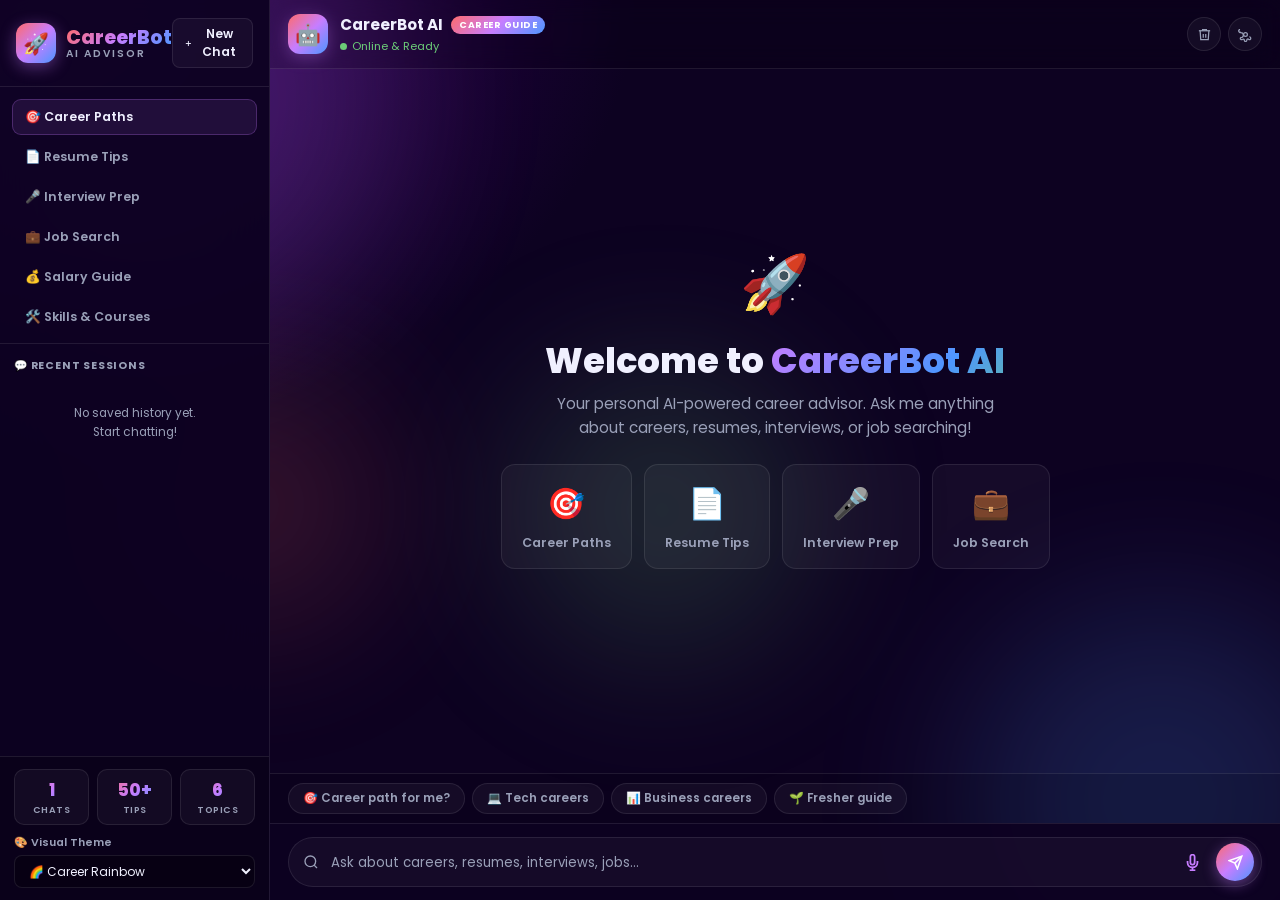
<file: careerbot.html>
<!DOCTYPE html>
<html lang="en">
<head>
  <meta charset="UTF-8">
  <meta name="viewport" content="width=device-width, initial-scale=1.0">
  <title>CareerBot AI — Your Intelligent Career Guide</title>
  <meta name="description" content="AI-powered career guidance chatbot. Get career suggestions, resume tips, interview prep, and job search advice instantly.">
  <link rel="preconnect" href="https://fonts.googleapis.com">
  <link href="https://fonts.googleapis.com/css2?family=Poppins:wght@300;400;500;600;700;800&family=Inter:wght@400;500;600;700&family=Fira+Code:wght@400;500&display=swap" rel="stylesheet">
  <style>
    :root {
      --bg-primary: #0d0221;
      --bg-sidebar: rgba(13,2,33,0.95);
      --bg-panel: rgba(255,255,255,0.04);
      --bg-panel-hover: rgba(255,255,255,0.09);
      --border-color: rgba(255,255,255,0.09);
      --text-main: #f0f0ff;
      --text-muted: #9aa0b8;
      --accent-1: #ff6b6b;
      --accent-2: #ffd93d;
      --accent-3: #6bcb77;
      --accent-4: #4d96ff;
      --accent-5: #c77dff;
      --accent-6: #ff9a3c;
      --bubble-bot: #1a1035;
      --bubble-user: #5533cc;
      --font-main: 'Poppins', sans-serif;
      --font-mono: 'Fira Code', monospace;
      --radius: 14px;
      --radius-sm: 8px;
      --grad-brand: linear-gradient(135deg,#ff6b6b 0%,#c77dff 50%,#4d96ff 100%);
      --grad-hero: linear-gradient(135deg,#c77dff 0%,#4d96ff 40%,#6bcb77 70%,#ffd93d 100%);
      --grad-1: linear-gradient(135deg,#ff6b6b,#ffd93d);
      --grad-2: linear-gradient(135deg,#4d96ff,#c77dff);
      --grad-3: linear-gradient(135deg,#6bcb77,#4d96ff);
      --grad-4: linear-gradient(135deg,#ff9a3c,#ff6b6b);
    }
    body.theme-ocean {
      --bg-primary:#020e1a; --bg-sidebar:rgba(2,14,26,0.95); --bg-panel:rgba(0,200,255,0.04);
      --bg-panel-hover:rgba(0,200,255,0.08); --border-color:rgba(0,200,255,0.12);
      --text-main:#e0f7ff; --text-muted:#7bb8cc; --accent-5:#00c8ff; --accent-4:#0077ff;
      --bubble-bot:#051828; --bubble-user:#0055cc;
      --grad-brand:linear-gradient(135deg,#00c8ff,#0077ff,#00f5c0);
    }
    body.theme-sunset {
      --bg-primary:#130a00; --bg-sidebar:rgba(19,10,0,0.95); --bg-panel:rgba(255,100,0,0.04);
      --bg-panel-hover:rgba(255,100,0,0.08); --border-color:rgba(255,120,30,0.15);
      --text-main:#fff5e0; --text-muted:#cc9966; --bubble-bot:#221400; --bubble-user:#cc4400;
      --grad-brand:linear-gradient(135deg,#ff6b00,#ffd000,#ff3a8c);
    }
    body.theme-forest {
      --bg-primary:#020f05; --bg-sidebar:rgba(2,15,5,0.95); --bg-panel:rgba(0,200,80,0.04);
      --bg-panel-hover:rgba(0,200,80,0.08); --border-color:rgba(0,200,80,0.12);
      --text-main:#e0ffe8; --text-muted:#70b890; --bubble-bot:#041808; --bubble-user:#005c20;
      --grad-brand:linear-gradient(135deg,#00e676,#40c4ff,#ea80fc);
    }
    *,*::before,*::after{box-sizing:border-box;margin:0;padding:0;}
    html,body{height:100%;width:100%;overflow:hidden;}
    body{font-family:var(--font-main);color:var(--text-main);background:radial-gradient(ellipse at top left,#3a0066 0%,#0d0221 35%),radial-gradient(ellipse at bottom right,#001a4d 0%,#0d0221 35%),radial-gradient(ellipse at center,#001a00 0%,#0d0221 50%);transition:background 0.4s,color 0.3s;}
    ::-webkit-scrollbar{width:5px;} ::-webkit-scrollbar-track{background:transparent;} ::-webkit-scrollbar-thumb{background:rgba(255,255,255,0.12);border-radius:4px;}

    /* BG ORBS */
    .bg-orbs{position:fixed;inset:0;pointer-events:none;overflow:hidden;z-index:0;}
    .orb{position:absolute;border-radius:50%;filter:blur(80px);opacity:0.18;animation:orbFloat 18s ease-in-out infinite;}
    .orb-1{width:500px;height:500px;background:#c77dff;top:-150px;left:-100px;animation-duration:18s;}
    .orb-2{width:400px;height:400px;background:#4d96ff;bottom:-100px;right:-80px;animation-duration:22s;animation-delay:-5s;}
    .orb-3{width:300px;height:300px;background:#6bcb77;top:40%;left:40%;animation-duration:25s;animation-delay:-10s;}
    .orb-4{width:250px;height:250px;background:#ff6b6b;bottom:30%;left:10%;animation-duration:20s;animation-delay:-8s;}
    @keyframes orbFloat{0%,100%{transform:translate(0,0) scale(1);}33%{transform:translate(30px,-20px) scale(1.05);}66%{transform:translate(-20px,30px) scale(0.95);}}

    /* LAYOUT */
    .chatbox-app-container{display:flex;height:100vh;width:100vw;position:relative;z-index:1;}

    /* SIDEBAR */
    .chat-sidebar{width:270px;background:var(--bg-sidebar);border-right:1px solid var(--border-color);backdrop-filter:blur(24px);display:flex;flex-direction:column;flex-shrink:0;height:100%;transition:transform 0.3s cubic-bezier(0.16,1,0.3,1);overflow:hidden;}
    .sidebar-header{padding:18px 16px;border-bottom:1px solid var(--border-color);display:flex;align-items:center;justify-content:space-between;flex-shrink:0;}
    .brand-title{display:flex;align-items:center;gap:10px;}
    .brand-logo{width:40px;height:40px;border-radius:12px;background:var(--grad-brand);display:flex;align-items:center;justify-content:center;font-size:1.3rem;flex-shrink:0;box-shadow:0 4px 16px rgba(199,125,255,0.4);}
    .brand-logo-emoji{display:inline-block;animation:rocketBounce 2s ease-in-out infinite;}
    @keyframes rocketBounce{0%,100%{transform:translateY(0);}50%{transform:translateY(-3px);}}
    .brand-text{display:flex;flex-direction:column;line-height:1.1;}
    .brand-name{font-size:1.2rem;font-weight:800;background:var(--grad-brand);-webkit-background-clip:text;-webkit-text-fill-color:transparent;background-clip:text;}
    .brand-tagline{font-size:0.65rem;font-weight:600;color:var(--text-muted);letter-spacing:2px;text-transform:uppercase;}
    .btn-new-chat{background:var(--bg-panel);border:1px solid var(--border-color);color:var(--text-main);padding:6px 11px;border-radius:var(--radius-sm);font-size:0.76rem;font-weight:600;cursor:pointer;display:flex;align-items:center;gap:5px;transition:all 0.2s;font-family:inherit;}
    .btn-new-chat:hover{background:var(--grad-brand);border-color:transparent;color:#fff;transform:translateY(-1px);}
    .sidebar-feature-pills{padding:12px 12px 8px;display:flex;flex-direction:column;gap:4px;flex-shrink:0;border-bottom:1px solid var(--border-color);}
    .feature-pill{padding:8px 12px;border-radius:9px;font-size:0.78rem;font-weight:600;color:var(--text-muted);cursor:pointer;display:flex;align-items:center;gap:8px;transition:all 0.2s;border:1px solid transparent;}
    .feature-pill:hover{background:var(--bg-panel-hover);color:var(--text-main);border-color:var(--border-color);}
    .feature-pill.active{background:rgba(199,125,255,0.1);color:var(--text-main);border-color:rgba(199,125,255,0.25);}
    .sidebar-conversations{flex-grow:1;padding:14px;overflow-y:auto;}
    .section-label{font-size:0.67rem;text-transform:uppercase;color:var(--text-muted);font-weight:700;letter-spacing:0.8px;margin-bottom:10px;}
    .no-history-msg{text-align:center;color:var(--text-muted);font-size:0.74rem;padding:20px 0;line-height:1.6;}
    .session-item{padding:9px 11px;border-radius:var(--radius-sm);background:transparent;border:1px solid transparent;color:var(--text-muted);cursor:pointer;transition:all 0.2s;text-align:left;display:flex;flex-direction:column;gap:3px;margin-bottom:4px;width:100%;font-family:inherit;}
    .session-item:hover{background:var(--bg-panel);color:var(--text-main);border-color:var(--border-color);}
    .session-item.active{background:rgba(199,125,255,0.1);border-color:rgba(199,125,255,0.2);color:var(--text-main);}
    .session-title-text{font-size:0.75rem;font-weight:600;overflow:hidden;text-overflow:ellipsis;white-space:nowrap;}
    .session-meta{display:flex;gap:6px;align-items:center;font-size:0.62rem;color:var(--text-muted);}
    .session-domain-badge{font-size:0.57rem;font-weight:700;padding:1px 5px;border-radius:3px;background:rgba(77,150,255,0.1);border:1px solid rgba(77,150,255,0.2);color:var(--accent-4);text-transform:uppercase;}
    .sidebar-footer{padding:12px 14px;border-top:1px solid var(--border-color);flex-shrink:0;display:flex;flex-direction:column;gap:10px;background:rgba(0,0,0,0.2);}
    .stats-row{display:flex;gap:8px;}
    .stat-card{flex:1;background:var(--bg-panel);border:1px solid var(--border-color);border-radius:10px;padding:7px;text-align:center;}
    .stat-num{font-size:1.05rem;font-weight:800;background:var(--grad-brand);-webkit-background-clip:text;-webkit-text-fill-color:transparent;background-clip:text;}
    .stat-label{font-size:0.58rem;color:var(--text-muted);font-weight:600;text-transform:uppercase;letter-spacing:0.5px;}
    .footer-setting-row{display:flex;flex-direction:column;gap:4px;}
    .footer-setting-row label{font-size:0.68rem;color:var(--text-muted);font-weight:600;}
    .footer-setting-row select{background:rgba(0,0,0,0.25);border:1px solid var(--border-color);color:var(--text-main);padding:6px 10px;border-radius:var(--radius-sm);font-size:0.75rem;outline:none;cursor:pointer;font-family:inherit;width:100%;}

    /* MAIN */
    .main-chat-wrapper{flex-grow:1;display:flex;flex-direction:column;height:100%;min-width:0;position:relative;}
    .chat-header{padding:13px 18px;border-bottom:1px solid var(--border-color);display:flex;align-items:center;gap:12px;backdrop-filter:blur(12px);background:rgba(0,0,0,0.15);flex-shrink:0;z-index:10;}
    .btn-menu-toggle{background:transparent;border:1px solid var(--border-color);color:var(--text-muted);width:34px;height:34px;border-radius:var(--radius-sm);cursor:pointer;display:none;align-items:center;justify-content:center;flex-shrink:0;transition:all 0.2s;font-family:inherit;}
    .chat-header-info{display:flex;align-items:center;gap:12px;flex-grow:1;}
    .header-avatar-circle{width:40px;height:40px;border-radius:12px;background:var(--grad-brand);display:flex;align-items:center;justify-content:center;font-size:1.3rem;flex-shrink:0;box-shadow:0 4px 16px rgba(199,125,255,0.3);}
    .header-meta{display:flex;flex-direction:column;gap:2px;}
    .header-title-text{font-size:0.95rem;font-weight:700;color:var(--text-main);display:flex;align-items:center;gap:8px;}
    .header-active-badge{font-size:0.58rem;font-weight:700;padding:2px 8px;border-radius:20px;background:var(--grad-brand);color:#fff;text-transform:uppercase;letter-spacing:0.5px;}
    .header-status-badge{font-size:0.7rem;color:#6bcb77;display:flex;align-items:center;gap:5px;}
    .header-status-dot{width:7px;height:7px;border-radius:50%;background:#6bcb77;display:inline-block;animation:statusPulse 2s ease-in-out infinite;}
    @keyframes statusPulse{0%,100%{opacity:1;}50%{opacity:0.4;}}
    .header-control-buttons{display:flex;gap:7px;flex-shrink:0;}
    .btn-circle-action{width:34px;height:34px;border-radius:50%;background:var(--bg-panel);border:1px solid var(--border-color);color:var(--text-muted);cursor:pointer;display:flex;align-items:center;justify-content:center;transition:all 0.2s;outline:none;}
    .btn-circle-action:hover{background:var(--bg-panel-hover);color:var(--text-main);border-color:rgba(199,125,255,0.3);transform:scale(1.05);}

    /* WELCOME */
    .welcome-banner{position:absolute;inset:70px 0 160px 0;display:flex;align-items:center;justify-content:center;padding:20px;z-index:5;transition:opacity 0.5s,transform 0.5s;}
    .welcome-banner.hidden{opacity:0;transform:scale(0.95);pointer-events:none;}
    .welcome-content{text-align:center;max-width:680px;}
    .welcome-emoji{font-size:3.5rem;animation:rocketLaunch 3s ease-in-out infinite;display:block;margin-bottom:14px;}
    @keyframes rocketLaunch{0%,100%{transform:translateY(0) rotate(0deg);}25%{transform:translateY(-8px) rotate(-5deg);}75%{transform:translateY(-4px) rotate(3deg);}}
    .welcome-heading{font-size:2.2rem;font-weight:800;line-height:1.2;margin-bottom:10px;color:var(--text-main);}
    .gradient-text{background:var(--grad-hero);-webkit-background-clip:text;-webkit-text-fill-color:transparent;background-clip:text;background-size:200%;animation:gradientShift 4s ease-in-out infinite;}
    @keyframes gradientShift{0%{background-position:0% 50%;}50%{background-position:100% 50%;}100%{background-position:0% 50%;}}
    .welcome-sub{font-size:0.95rem;color:var(--text-muted);line-height:1.6;margin-bottom:24px;max-width:480px;margin-left:auto;margin-right:auto;}
    .welcome-topic-cards{display:flex;gap:12px;justify-content:center;flex-wrap:wrap;}
    .topic-card{background:var(--bg-panel);border:1px solid var(--border-color);border-radius:var(--radius);padding:16px 20px;cursor:pointer;transition:all 0.3s cubic-bezier(0.16,1,0.3,1);min-width:115px;text-align:center;}
    .topic-card:hover{transform:translateY(-6px);background:var(--bg-panel-hover);box-shadow:0 16px 40px rgba(0,0,0,0.3);}
    .topic-card:nth-child(1):hover{border-color:rgba(255,107,107,0.5);box-shadow:0 16px 40px rgba(255,107,107,0.2);}
    .topic-card:nth-child(2):hover{border-color:rgba(255,217,61,0.5);box-shadow:0 16px 40px rgba(255,217,61,0.2);}
    .topic-card:nth-child(3):hover{border-color:rgba(77,150,255,0.5);box-shadow:0 16px 40px rgba(77,150,255,0.2);}
    .topic-card:nth-child(4):hover{border-color:rgba(107,203,119,0.5);box-shadow:0 16px 40px rgba(107,203,119,0.2);}
    .topic-icon{font-size:1.9rem;margin-bottom:7px;}
    .topic-label{font-size:0.78rem;font-weight:600;color:var(--text-muted);}

    /* MESSAGES */
    .chat-messages-container{flex-grow:1;padding:18px 22px;overflow-y:auto;display:flex;flex-direction:column;gap:14px;scroll-behavior:smooth;}
    .chat-message-bubble{display:flex;gap:10px;max-width:82%;animation:msgSlide 0.35s cubic-bezier(0.16,1,0.3,1) forwards;}
    @keyframes msgSlide{from{opacity:0;transform:translateY(14px) scale(0.98);}to{opacity:1;transform:translateY(0) scale(1);}}
    .chat-message-bubble.msg-bot{align-self:flex-start;}
    .chat-message-bubble.msg-user{align-self:flex-end;flex-direction:row-reverse;}
    .msg-avatar{width:34px;height:34px;border-radius:12px;display:flex;align-items:center;justify-content:center;font-size:1.1rem;flex-shrink:0;border:1px solid var(--border-color);}
    .msg-bot .msg-avatar{background:var(--grad-brand);}
    .msg-user .msg-avatar{background:rgba(255,255,255,0.08);}
    .msg-content-wrapper{display:flex;flex-direction:column;gap:4px;}
    .msg-bubble-box{padding:11px 15px;border-radius:var(--radius);font-size:0.87rem;line-height:1.6;word-break:break-word;}
    .msg-bot .msg-bubble-box{background:var(--bubble-bot);color:var(--text-main);border-top-left-radius:2px;border:1px solid var(--border-color);}
    .msg-user .msg-bubble-box{background:var(--bubble-user);color:#fff;border-top-right-radius:2px;}
    .msg-bubble-box strong{font-weight:700;color:var(--accent-5);}
    .msg-time-stamp{font-size:0.6rem;color:var(--text-muted);padding:0 2px;}
    .msg-user .msg-time-stamp{text-align:right;}
    .msg-category-badge{display:inline-flex;align-items:center;gap:4px;font-size:0.61rem;font-weight:700;text-transform:uppercase;letter-spacing:0.5px;padding:2px 8px;border-radius:20px;margin-bottom:5px;width:fit-content;}
    .badge-career{background:rgba(255,107,107,0.12);color:var(--accent-1);border:1px solid rgba(255,107,107,0.25);}
    .badge-resume{background:rgba(255,217,61,0.12);color:var(--accent-2);border:1px solid rgba(255,217,61,0.25);}
    .badge-interview{background:rgba(77,150,255,0.12);color:var(--accent-4);border:1px solid rgba(77,150,255,0.25);}
    .badge-jobs{background:rgba(107,203,119,0.12);color:var(--accent-3);border:1px solid rgba(107,203,119,0.25);}
    .badge-salary{background:rgba(255,154,60,0.12);color:var(--accent-6);border:1px solid rgba(255,154,60,0.25);}
    .badge-skills{background:rgba(199,125,255,0.12);color:var(--accent-5);border:1px solid rgba(199,125,255,0.25);}
    .badge-general{background:rgba(255,255,255,0.06);color:var(--text-muted);border:1px solid var(--border-color);}

    /* TYPING */
    .typing-indicator-box{display:flex;align-items:center;gap:10px;padding:10px 22px;flex-shrink:0;}
    .typing-avatar{width:34px;height:34px;border-radius:12px;background:var(--grad-brand);display:flex;align-items:center;justify-content:center;font-size:1.1rem;flex-shrink:0;}
    .typing-dots{background:var(--bubble-bot);border:1px solid var(--border-color);border-radius:var(--radius);border-top-left-radius:2px;padding:11px 14px;display:flex;gap:5px;align-items:center;}
    .typing-dots span{width:7px;height:7px;background:var(--text-muted);border-radius:50%;animation:dotBounce 1.4s infinite ease-in-out both;}
    .typing-dots span:nth-child(1){animation-delay:-0.32s;} .typing-dots span:nth-child(2){animation-delay:-0.16s;}
    @keyframes dotBounce{0%,80%,100%{transform:scale(0);opacity:0.5;}40%{transform:scale(1);opacity:1;}}
    .typing-label{font-size:0.7rem;color:var(--text-muted);font-style:italic;}

    /* CHIPS */
    .chat-suggestions-wrapper{padding:9px 18px;display:flex;gap:7px;overflow-x:auto;white-space:nowrap;flex-shrink:0;border-top:1px solid var(--border-color);scrollbar-width:none;background:rgba(0,0,0,0.1);}
    .chat-suggestions-wrapper::-webkit-scrollbar{display:none;}
    .suggestion-btn{background:var(--bg-panel);border:1px solid var(--border-color);color:var(--text-muted);padding:6px 14px;border-radius:20px;font-size:0.74rem;font-weight:600;cursor:pointer;transition:all 0.25s;outline:none;flex-shrink:0;font-family:inherit;}
    .suggestion-btn:hover{transform:translateY(-2px);color:#fff;}
    .suggestion-btn.chip-career:hover{background:var(--grad-1);border-color:transparent;box-shadow:0 4px 16px rgba(255,107,107,0.3);}
    .suggestion-btn.chip-resume:hover{background:var(--grad-4);border-color:transparent;box-shadow:0 4px 16px rgba(255,217,61,0.3);}
    .suggestion-btn.chip-interview:hover{background:var(--grad-2);border-color:transparent;box-shadow:0 4px 16px rgba(77,150,255,0.3);}
    .suggestion-btn.chip-jobs:hover{background:var(--grad-3);border-color:transparent;box-shadow:0 4px 16px rgba(107,203,119,0.3);}
    .suggestion-btn.chip-salary:hover{background:var(--grad-4);border-color:transparent;}
    .suggestion-btn.chip-skills:hover{background:var(--grad-2);border-color:transparent;}

    /* INPUT */
    .chat-input-wrapper{padding:13px 18px;border-top:1px solid var(--border-color);flex-shrink:0;background:var(--bg-sidebar);}
    .input-container-form{display:flex;align-items:center;gap:8px;background:rgba(255,255,255,0.04);border:1.5px solid var(--border-color);border-radius:28px;padding:5px 7px 5px 14px;transition:border-color 0.2s,box-shadow 0.2s;}
    .input-container-form:focus-within{border-color:rgba(199,125,255,0.5);box-shadow:0 0 0 4px rgba(199,125,255,0.08);}
    .input-icon{color:var(--text-muted);display:flex;align-items:center;flex-shrink:0;}
    .input-container-form input{flex-grow:1;background:transparent;border:none;color:var(--text-main);font-size:0.88rem;padding:6px 4px;outline:none;font-family:inherit;}
    .input-container-form input::placeholder{color:var(--text-muted);font-size:0.83rem;}
    .mic-btn-input{background:transparent;border:none;color:var(--accent-5);cursor:pointer;display:flex;align-items:center;justify-content:center;width:32px;height:32px;border-radius:50%;transition:all 0.2s;outline:none;flex-shrink:0;}
    .mic-btn-input:hover{transform:scale(1.15);background:rgba(199,125,255,0.1);}
    .mic-btn-input.recording{color:var(--accent-1)!important;animation:micPulse 1.2s infinite;background:rgba(255,107,107,0.1);}
    @keyframes micPulse{0%,100%{transform:scale(1);}50%{transform:scale(1.2);}}
    .send-btn-input{background:var(--grad-brand);border:none;color:#fff;width:38px;height:38px;border-radius:50%;cursor:pointer;display:flex;align-items:center;justify-content:center;transition:transform 0.2s,box-shadow 0.2s;outline:none;box-shadow:0 4px 14px rgba(199,125,255,0.4);flex-shrink:0;}
    .send-btn-input:hover{transform:scale(1.08);box-shadow:0 6px 20px rgba(199,125,255,0.55);}
    .send-btn-input:active{transform:scale(0.96);}

    /* RIGHT PANEL */
    .debug-panel{width:295px;background:var(--bg-sidebar);border-left:1px solid var(--border-color);backdrop-filter:blur(24px);display:flex;flex-direction:column;flex-shrink:0;height:100%;transition:width 0.3s cubic-bezier(0.16,1,0.3,1),opacity 0.3s;overflow:hidden;}
    .debug-panel.collapsed{width:0;border-left-width:0;opacity:0;}
    .debug-header{padding:16px;border-bottom:1px solid var(--border-color);display:flex;align-items:center;justify-content:space-between;flex-shrink:0;}
    .debug-header h3{font-size:0.9rem;font-weight:700;color:var(--text-main);}
    .btn-close-panel{background:transparent;border:none;color:var(--text-muted);cursor:pointer;font-size:1rem;padding:2px 6px;border-radius:4px;transition:color 0.2s,background 0.2s;font-family:inherit;}
    .btn-close-panel:hover{color:var(--text-main);background:var(--bg-panel);}
    .debug-content{flex-grow:1;padding:12px;overflow-y:auto;display:flex;flex-direction:column;gap:12px;}
    .debug-section{background:var(--bg-panel);border:1px solid var(--border-color);border-radius:var(--radius-sm);padding:11px;}
    .debug-section-title{font-size:0.7rem;text-transform:uppercase;font-weight:700;color:var(--accent-4);margin-bottom:10px;letter-spacing:0.6px;}
    .debug-form-group{margin-bottom:9px;}
    .debug-form-group label{display:block;font-size:0.68rem;font-weight:600;color:var(--text-muted);margin-bottom:3px;}
    .debug-form-group input,.debug-form-group textarea,.debug-form-group select{width:100%;background:rgba(0,0,0,0.25);border:1px solid var(--border-color);border-radius:var(--radius-sm);color:var(--text-main);padding:6px 9px;font-size:0.76rem;font-family:inherit;outline:none;}
    .debug-form-group input:focus,.debug-form-group textarea:focus{border-color:rgba(199,125,255,0.4);}
    .btn-small-glow{width:100%;background:var(--grad-brand);color:#fff;border:none;padding:8px;border-radius:var(--radius-sm);font-size:0.76rem;font-weight:600;cursor:pointer;transition:transform 0.2s,box-shadow 0.2s;font-family:inherit;}
    .btn-small-glow:hover{transform:translateY(-1px);box-shadow:0 4px 16px rgba(199,125,255,0.4);}
    .nlp-log-box{height:150px;background:#010108;border:1px solid var(--border-color);border-radius:var(--radius-sm);padding:8px;font-family:var(--font-mono);font-size:0.67rem;overflow-y:auto;color:#34d399;display:flex;flex-direction:column;gap:4px;}

    /* MOBILE */
    @media(max-width:900px){
      .chat-sidebar{position:absolute;left:0;top:0;height:100%;transform:translateX(-100%);z-index:200;}
      .chat-sidebar.active{transform:translateX(0);}
      .btn-menu-toggle{display:flex;}
      .debug-panel{position:absolute;right:0;top:0;height:100%;z-index:200;}
      .welcome-heading{font-size:1.7rem;}
      .welcome-topic-cards{gap:9px;}
      .topic-card{padding:13px 15px;min-width:100px;}
    }
    @media(max-width:600px){
      .chat-sidebar{width:260px;}
      .welcome-heading{font-size:1.4rem;}
      .topic-card{min-width:85px;padding:11px;}
      .topic-icon{font-size:1.5rem;}
    }
    pre{background:rgba(0,0,0,0.35);border:1px solid rgba(255,255,255,0.08);border-radius:8px;padding:10px 12px;overflow-x:auto;margin:7px 0;font-family:'Fira Code',monospace;font-size:0.78em;line-height:1.5;white-space:pre-wrap;}
    table{width:100%;border-collapse:collapse;margin:7px 0;font-size:0.8em;}
    td,th{padding:5px 9px;border:1px solid rgba(255,255,255,0.08);text-align:left;}
  </style>
</head>
<body class="theme-career">

<div class="bg-orbs" aria-hidden="true">
  <div class="orb orb-1"></div>
  <div class="orb orb-2"></div>
  <div class="orb orb-3"></div>
  <div class="orb orb-4"></div>
</div>

<div class="chatbox-app-container">

  <!-- SIDEBAR -->
  <aside class="chat-sidebar" id="left-sidebar">
    <div class="sidebar-header">
      <div class="brand-title">
        <div class="brand-logo"><span class="brand-logo-emoji">🚀</span></div>
        <div class="brand-text">
          <span class="brand-name">CareerBot</span>
          <span class="brand-tagline">AI ADVISOR</span>
        </div>
      </div>
      <button class="btn-new-chat" id="btn-new-chat">
        <svg viewBox="0 0 24 24" width="13" height="13" fill="none" stroke="currentColor" stroke-width="2.5"><line x1="12" y1="5" x2="12" y2="19"/><line x1="5" y1="12" x2="19" y2="12"/></svg>
        New Chat
      </button>
    </div>

    <div class="sidebar-feature-pills">
      <div class="feature-pill active" data-topic="career" onclick="setTopic('career')">🎯 Career Paths</div>
      <div class="feature-pill" data-topic="resume" onclick="setTopic('resume')">📄 Resume Tips</div>
      <div class="feature-pill" data-topic="interview" onclick="setTopic('interview')">🎤 Interview Prep</div>
      <div class="feature-pill" data-topic="jobs" onclick="setTopic('jobs')">💼 Job Search</div>
      <div class="feature-pill" data-topic="salary" onclick="setTopic('salary')">💰 Salary Guide</div>
      <div class="feature-pill" data-topic="skills" onclick="setTopic('skills')">🛠️ Skills & Courses</div>
    </div>

    <div class="sidebar-conversations">
      <div class="section-label">💬 Recent Sessions</div>
      <div id="recent-conversations-list">
        <div class="no-history-msg">No saved history yet.<br>Start chatting!</div>
      </div>
    </div>

    <div class="sidebar-footer">
      <div class="stats-row">
        <div class="stat-card"><div class="stat-num" id="stat-chats">0</div><div class="stat-label">Chats</div></div>
        <div class="stat-card"><div class="stat-num">50+</div><div class="stat-label">Tips</div></div>
        <div class="stat-card"><div class="stat-num">6</div><div class="stat-label">Topics</div></div>
      </div>
      <div class="footer-setting-row">
        <label>🎨 Visual Theme</label>
        <select id="theme-select">
          <option value="career">🌈 Career Rainbow</option>
          <option value="ocean">🌊 Ocean Deep</option>
          <option value="sunset">🌅 Sunset Glow</option>
          <option value="forest">🌿 Forest Fresh</option>
        </select>
      </div>
    </div>
  </aside>

  <!-- MAIN CHAT -->
  <main class="main-chat-wrapper">
    <header class="chat-header">
      <button class="btn-menu-toggle" id="btn-sidebar-toggle" aria-label="Toggle Sidebar">
        <svg viewBox="0 0 24 24" width="18" height="18" fill="none" stroke="currentColor" stroke-width="2.5"><line x1="3" y1="6" x2="21" y2="6"/><line x1="3" y1="12" x2="21" y2="12"/><line x1="3" y1="18" x2="21" y2="18"/></svg>
      </button>
      <div class="chat-header-info">
        <div class="header-avatar-circle">🤖</div>
        <div class="header-meta">
          <div class="header-title-text">
            CareerBot AI
            <span class="header-active-badge" id="header-active-domain">Career Guide</span>
          </div>
          <div class="header-status-badge">
            <span class="header-status-dot"></span> Online & Ready
          </div>
        </div>
      </div>
      <div class="header-control-buttons">
        <button class="btn-circle-action" id="btn-clear-chat" title="Clear Chat">
          <svg viewBox="0 0 24 24" width="15" height="15" fill="none" stroke="currentColor" stroke-width="2"><polyline points="3 6 5 6 21 6"/><path d="M19 6l-1 14H6L5 6"/><path d="M10 11v6"/><path d="M14 11v6"/><path d="M9 6V4h6v2"/></svg>
        </button>
        <button class="btn-circle-action" id="btn-toggle-settings" title="Settings">
          <svg viewBox="0 0 24 24" width="15" height="15" fill="none" stroke="currentColor" stroke-width="2"><circle cx="12" cy="12" r="3"/><path d="M19.4 15a1.65 1.65 0 0 0 .33 1.82l.06.06a2 2 0 1 1-2.83 2.83l-.06-.06a1.65 1.65 0 0 0-1.82-.33 1.65 1.65 0 0 0-1 1.51V21a2 2 0 0 1-4 0v-.09A1.65 1.65 0 0 0 9 19.4a1.65 1.65 0 0 0-1.82.33l-.06.06a2 2 0 1 1-2.83-2.83l.06.06A1.65 1.65 0 0 0 4.6 9a1.65 1.65 0 0 0-1.51-1H3a2 2 0 0 1 0-4h.09A1.65 1.65 0 0 0 4.6 9"/></svg>
        </button>
      </div>
    </header>

    <div class="welcome-banner" id="welcome-banner">
      <div class="welcome-content">
        <span class="welcome-emoji">🚀</span>
        <h1 class="welcome-heading">Welcome to <span class="gradient-text">CareerBot AI</span></h1>
        <p class="welcome-sub">Your personal AI-powered career advisor. Ask me anything about careers, resumes, interviews, or job searching!</p>
        <div class="welcome-topic-cards">
          <div class="topic-card" onclick="sendQuickMessage('What career should I choose based on my interests?')">
            <div class="topic-icon">🎯</div><div class="topic-label">Career Paths</div>
          </div>
          <div class="topic-card" onclick="sendQuickMessage('How do I write a strong resume?')">
            <div class="topic-icon">📄</div><div class="topic-label">Resume Tips</div>
          </div>
          <div class="topic-card" onclick="sendQuickMessage('How should I prepare for a job interview?')">
            <div class="topic-icon">🎤</div><div class="topic-label">Interview Prep</div>
          </div>
          <div class="topic-card" onclick="sendQuickMessage('How do I find and apply for jobs effectively?')">
            <div class="topic-icon">💼</div><div class="topic-label">Job Search</div>
          </div>
        </div>
      </div>
    </div>

    <div class="chat-messages-container" id="chat-messages-body"></div>

    <div class="typing-indicator-box" id="chat-typing-indicator" style="display:none;">
      <div class="typing-avatar">🤖</div>
      <div class="typing-dots"><span></span><span></span><span></span></div>
      <div class="typing-label">CareerBot is thinking...</div>
    </div>

    <div class="chat-suggestions-wrapper" id="chat-suggestions-chips"></div>

    <div class="chat-input-wrapper">
      <form class="input-container-form" id="chat-input-form">
        <div class="input-icon">
          <svg viewBox="0 0 24 24" width="16" height="16" fill="none" stroke="currentColor" stroke-width="2"><circle cx="11" cy="11" r="8"/><line x1="21" y1="21" x2="16.65" y2="16.65"/></svg>
        </div>
        <input type="text" id="chat-message-input" placeholder="Ask about careers, resumes, interviews, jobs..." autocomplete="off"/>
        <button type="button" class="mic-btn-input" id="chat-mic-button" aria-label="Voice Input">
          <svg viewBox="0 0 24 24" width="17" height="17" fill="none" stroke="currentColor" stroke-width="2.5"><path d="M12 1a3 3 0 0 0-3 3v8a3 3 0 0 0 6 0V4a3 3 0 0 0-3-3z"/><path d="M19 10v2a7 7 0 0 1-14 0v-2"/><line x1="12" y1="19" x2="12" y2="23"/><line x1="8" y1="23" x2="16" y2="23"/></svg>
        </button>
        <button type="submit" class="send-btn-input" aria-label="Send">
          <svg viewBox="0 0 24 24" width="15" height="15" fill="none" stroke="currentColor" stroke-width="2.5"><line x1="22" y1="2" x2="11" y2="13"/><polygon points="22 2 15 22 11 13 2 9 22 2"/></svg>
        </button>
      </form>
    </div>
  </main>

  <!-- RIGHT PANEL -->
  <aside class="debug-panel collapsed" id="right-debug-drawer">
    <div class="debug-header">
      <h3>⚙️ Settings & Tools</h3>
      <button class="btn-close-panel" onclick="document.getElementById('right-debug-drawer').classList.add('collapsed')">✕</button>
    </div>
    <div class="debug-content">
      <div class="debug-section">
        <div class="debug-section-title">🧠 Train Custom Answers</div>
        <div class="debug-form-group">
          <label>Intent Name</label>
          <input type="text" id="intent-name" placeholder="e.g. Python Career Path"/>
        </div>
        <div class="debug-form-group">
          <label>Trigger Phrases (comma-separated)</label>
          <textarea id="intent-triggers" rows="2" placeholder="e.g. python, learn python, python jobs"></textarea>
        </div>
        <div class="debug-form-group">
          <label>Bot Response</label>
          <textarea id="intent-response" rows="3" placeholder="Python is great for..."></textarea>
        </div>
        <button type="button" class="btn-small-glow" id="btn-train-intent">💾 Save Intent</button>
      </div>
      <div class="debug-section">
        <div class="debug-section-title">📋 Classifier Log</div>
        <div class="nlp-log-box" id="nlp-debug-log-box">
          <div style="color:#6b7280;">Send a message to see NLP scoring...</div>
        </div>
      </div>
    </div>
  </aside>

</div>

<script>
'use strict';

/* === KNOWLEDGE BASE === */
const CAREER_KB = [
  {id:'greeting',category:'general',triggers:['hello','hi','hey','good morning','howdy','start','help','what can you do'],
   response:`👋 **Hello! Welcome to CareerBot AI!**\n\nI'm your personal AI career advisor. I can help you with:\n\n🎯 **Career Path Suggestions** — Find the right career for you\n📄 **Resume Tips** — Craft a standout resume\n🎤 **Interview Preparation** — Ace your next interview\n💼 **Job Search Strategies** — Find and land your dream job\n💰 **Salary Guidance** — Know your worth\n🛠️ **Skills & Courses** — Level up your expertise\n\nWhat would you like to explore today?`,
   suggestions:[{text:'🎯 Career Suggestions',type:'career'},{text:'📄 Resume Tips',type:'resume'},{text:'🎤 Interview Prep',type:'interview'},{text:'💼 Job Search',type:'jobs'}]},

  {id:'career_general',category:'career',triggers:['career','career path','career guidance','what career','which career','career options','career advice','career suggestion','choose career','career plan','future career'],
   response:`🎯 **Career Path Guidance**\n\nChoosing the right career starts with self-awareness!\n\n**Step 1: Self-Assessment**\n- What are your **strengths** and natural abilities?\n- What **subjects or activities** energize you?\n- What are your **core values** (security, creativity, impact)?\n\n**Step 2: Top Career Fields**\n\n| Field | Top Roles | Avg Salary |\n|-------|-----------|------------|\n| 💻 Technology | Software Engineer, Data Scientist | ₹8–25 LPA |\n| 📊 Business | MBA, Finance Analyst, Marketing | ₹6–20 LPA |\n| 🏥 Healthcare | Doctor, Nurse, Pharmacist | ₹5–30 LPA |\n| 🎨 Creative | UX Designer, Content Creator | ₹4–15 LPA |\n| 📚 Education | Teacher, EdTech, Corporate Trainer | ₹3–12 LPA |\n\n**Step 3: Test & Validate**\nInternships, volunteer work, and informational interviews are the best way to confirm your interest!\n\n💡 *Tell me your interests and I'll suggest specific career paths!*`,
   suggestions:[{text:'💻 Tech Careers',type:'career'},{text:'📊 Business Careers',type:'career'},{text:'🌱 Fresher Guide',type:'career'},{text:'💰 Salary Guide',type:'salary'}]},

  {id:'career_tech',category:'career',triggers:['tech career','it career','software','programming career','computer science','coding career','developer career','technology career','it field'],
   response:`💻 **Technology & IT Career Paths**\n\n🔥 **Hottest Roles Right Now:**\n\n**Software Development**\n- Frontend / Backend / Full Stack Developer\n- Mobile App Developer (iOS/Android/Flutter)\n- 📈 Growth: Excellent | 💰 ₹6–30 LPA\n\n**Data & AI**\n- Data Scientist, ML Engineer, AI Researcher\n- Business Intelligence Analyst\n- 📈 Growth: Exceptional | 💰 ₹8–40 LPA\n\n**Cloud & DevOps**\n- Cloud Architect (AWS/Azure/GCP), DevOps/SRE\n- 📈 Growth: High | 💰 ₹10–35 LPA\n\n**Cybersecurity**\n- Security Analyst, Ethical Hacker, CISO\n- 📈 Growth: Critical demand | 💰 ₹8–25 LPA\n\n**How to Start:**\n1. Choose a specialization\n2. Learn via freeCodeCamp, Coursera, YouTube\n3. Build portfolio projects\n4. Apply for internships`,
   suggestions:[{text:'🛠️ Top Tech Skills',type:'skills'},{text:'📄 Tech Resume Tips',type:'resume'},{text:'💰 Tech Salaries',type:'salary'},{text:'🧠 Technical Interview',type:'interview'}]},

  {id:'career_fresher',category:'career',triggers:['fresher','fresh graduate','just graduated','no experience','first job','entry level','campus placement','college graduate'],
   response:`🌱 **Career Guidance for Freshers**\n\nWelcome to the professional world! Your 6-month roadmap:\n\n**Month 1–2: Foundation**\n- Polish your resume (1 page max!)\n- Create/update LinkedIn profile with photo & summary\n- Practice your 30-second elevator pitch\n\n**Month 3–4: Active Search**\n- Apply to 10–15 positions per week\n- Register on Naukri, LinkedIn, Internshala, Indeed\n- Attend campus placement drives\n\n**Month 5–6: Interview Ready**\n- Practice 50+ interview questions\n- Research companies before applying\n- Build 2–3 portfolio projects\n\n🔑 **Key Tips:**\n- Don't wait to be 100% qualified — **apply anyway!**\n- Your internship & college projects count\n- Network with seniors and alumni on LinkedIn\n\n**First Salary Expectations:**\n- IT/Software: ₹3–8 LPA\n- Non-IT: ₹2.5–5 LPA`,
   suggestions:[{text:'📄 Fresher Resume Tips',type:'resume'},{text:'🎤 Common Interview Q',type:'interview'},{text:'💼 How to Find Jobs',type:'jobs'},{text:'🛠️ Skills to Learn',type:'skills'}]},

  {id:'resume_general',category:'resume',triggers:['resume','cv','curriculum vitae','resume tips','how to write resume','resume format','make resume','create resume','resume advice','improve resume','resume help'],
   response:`📄 **Resume Writing Masterclass**\n\nYour resume is your **first impression** — make it count!\n\n**📐 Golden Format:**\n\`Contact Info → Summary → Skills → Experience → Education → Projects → Certifications\`\n\n**✅ Must-Have Rules:**\n1. **Keep it 1 page** (freshers) or 2 pages max\n2. **Use action verbs:** "Led," "Built," "Increased," "Reduced"\n3. **Quantify everything:** "Improved performance by **35%**"\n4. **ATS-friendly:** Simple fonts, no tables in header\n5. **Tailor for each job** — mirror the job description keywords\n\n**❌ Resume Killers:**\n- Typos and grammar errors\n- Generic objective like "seeking a challenging role"\n- Including photos (in Western markets)\n- Fancy tables, columns, or graphics\n\n**🎨 Free Resume Builders:**\n- **Novoresume** — Modern, ATS-friendly\n- **Resume.io** — Professional templates\n- **Canva** — Creative designs\n- **Zety** — Step-by-step builder`,
   suggestions:[{text:'📝 Write a Summary',type:'resume'},{text:'🔍 ATS Optimization',type:'resume'},{text:'✅ Avoid Resume Mistakes',type:'resume'},{text:'💼 LinkedIn Tips',type:'jobs'}]},

  {id:'resume_summary',category:'resume',triggers:['resume summary','professional summary','objective','resume objective','profile summary','career objective','about me resume'],
   response:`📝 **How to Write a Winning Resume Summary**\n\nThe summary is the **most-read section**. Make it powerful!\n\n**🔑 Formula:**\n> [Title] with [X years] experience in [specialty]. Proven track record of [achievement]. Skilled in [top 2–3 skills]. Seeking to [your goal].\n\n**✨ Example — Software Developer:**\n> *"Full Stack Developer with 3 years experience building scalable web applications in React and Node.js. Delivered 12+ features that improved user engagement by 40%. Passionate about clean code and agile development."*\n\n**✨ Example — Fresher / Marketing:**\n> *"Energetic marketing graduate with hands-on experience in digital campaigns and SEO (500K+ organic reach). Skilled in Google Analytics and Canva. Eager to contribute to a dynamic marketing team."*\n\n**Pro Tips:**\n- Keep it **2–4 sentences**\n- Place it right after your contact info\n- Customize it for every job application\n- Don't use "I"`,
   suggestions:[{text:'📄 Resume Format Guide',type:'resume'},{text:'🔍 ATS Keywords',type:'resume'},{text:'💼 Work Experience Tips',type:'resume'}]},

  {id:'resume_ats',category:'resume',triggers:['ats','applicant tracking','ats friendly','ats resume','pass ats','resume screening','resume keywords'],
   response:`🔍 **ATS Optimization — Beat the Bots!**\n\n80% of resumes are rejected by ATS before a human sees them.\n\n**How ATS Works:**\nATS scans for **keywords matching the job description**. Low score = auto-rejected.\n\n**🛡️ ATS-Proof Your Resume:**\n\n1. **Match Keywords Exactly**\n   - Copy critical phrases from the job posting\n   - Include both "ML" and "Machine Learning"\n\n2. **Use Standard Section Headers**\n   - ✅ "Work Experience" not "My Journey"\n   - ✅ "Education" not "Academic Background"\n\n3. **Avoid ATS Killers:**\n   - ❌ Text inside images or graphics\n   - ❌ Headers/footers (some ATS skip them)\n   - ❌ Tables or text boxes in main content\n   - ❌ Fancy fonts (use Arial, Calibri, Times New Roman)\n\n4. **File Format:** Submit as **.docx** or **.pdf**\n\n5. **Free ATS Checkers:**\n   - Jobscan.co | Resumeworded.com`,
   suggestions:[{text:'📄 Resume Writing Tips',type:'resume'},{text:'🎯 Tailor Resume',type:'resume'},{text:'💼 Job Application Tips',type:'jobs'}]},

  {id:'interview_general',category:'interview',triggers:['interview','interview tips','interview preparation','interview prep','interview advice','interview questions','how to prepare interview','job interview','crack interview'],
   response:`🎤 **Complete Interview Preparation Guide**\n\nInterviews are a skill — and skills can be practiced!\n\n**📅 Before the Interview:**\n- Research the company (products, mission, recent news)\n- Re-read the job description carefully\n- Prepare 10–15 questions to ask the interviewer\n- Do a mock interview with a friend or mirror\n- Plan your outfit the night before\n\n**🗣️ During the Interview:**\n- Arrive 10 minutes early (or log in 5 min early for virtual)\n- Use the **STAR Method** for behavioral questions\n- Speak at a steady pace — don't rush when nervous\n- Show genuine enthusiasm for the role\n\n**📋 Interview Types:**\n\n| Type | Preparation Focus |\n|------|------------------|\n| 📞 Phone Screen | Clear audio, focused answers |\n| 💻 Technical | Coding practice, portfolio |\n| 👥 Behavioral | STAR stories, soft skills |\n| 🏢 Panel | Eye contact across all panelists |\n\n**After:** Send a thank-you email within 24 hours!`,
   suggestions:[{text:'⭐ STAR Method',type:'interview'},{text:'❓ Common Questions',type:'interview'},{text:'🧠 Technical Interview',type:'interview'},{text:'💰 Salary Negotiation',type:'salary'}]},

  {id:'interview_star',category:'interview',triggers:['star method','star technique','behavioral interview','behavioural','tell me about a time','give an example','situation task action'],
   response:`⭐ **The STAR Method — Master Behavioral Interviews**\n\n**S — Situation**\nSet the scene. What was the context?\n> *"During my internship at ABC Corp, our team was behind on a critical product launch..."*\n\n**T — Task**\nWhat was YOUR responsibility?\n> *"I was tasked with coordinating between 3 teams to align the timeline..."*\n\n**A — Action**\nWhat specific steps did YOU take?\n> *"I created a shared dashboard, held daily 15-min standups, and identified 2 blockers early..."*\n\n**R — Result**\nWhat was the measurable outcome?\n> *"We launched 3 days ahead of schedule with 0 critical bugs in week 1."*\n\n**🔥 Prepare STAR Stories For:**\n- A challenge you overcame\n- A time you led a team\n- A mistake you made and learned from\n- A time you worked under pressure\n- A conflict with a coworker\n\n💡 **Prepare 8–10 STAR stories** and adapt them to any question!`,
   suggestions:[{text:'❓ Common Interview Q',type:'interview'},{text:'🗣️ Communication Tips',type:'interview'},{text:'📋 Interview Checklist',type:'interview'}]},

  {id:'interview_questions',category:'interview',triggers:['common interview questions','typical questions','most asked','tell me about yourself','weakness','strength','why do you want','where do you see yourself'],
   response:`❓ **Top Interview Questions & How to Answer Them**\n\n**"Tell me about yourself"**\n→ 90-second pitch: Current background → Key experience → What you bring to THIS role\n\n**"What is your greatest strength?"**\n→ Pick a relevant strength + give a real STAR example\n\n**"What is your weakness?"**\n→ Pick a real but non-critical weakness + explain how you're improving it\n→ *e.g., "I used to struggle with delegating. I've been working on it by..."*\n\n**"Why do you want to work here?"**\n→ Research! Mention specific projects, values, or culture\n\n**"Where do you see yourself in 5 years?"**\n→ Show ambition aligned with the role\n\n**"What is your expected salary?"**\n→ Research market rates. Give a **range**, not one number\n\n**🟢 Questions to Ask Them:**\n- "What does success look like in 90 days?"\n- "What are the biggest challenges your team faces?"\n- "How would you describe the company culture?"`,
   suggestions:[{text:'⭐ STAR Method',type:'interview'},{text:'🧠 Technical Interview',type:'interview'},{text:'💰 Negotiate Salary',type:'salary'}]},

  {id:'interview_technical',category:'interview',triggers:['technical interview','coding interview','tech interview','data structures','algorithms','leetcode','system design','programming interview','software interview'],
   response:`🧠 **Technical Interview Preparation**\n\n**📚 Coding Interview Roadmap:**\n\n**Phase 1 — Foundations (Weeks 1–2)**\n- Arrays, Strings, HashMaps\n- Linked Lists, Stacks, Queues\n- Recursion basics\n\n**Phase 2 — Core DSA (Weeks 3–5)**\n- Trees & Graphs\n- Sorting & Searching\n- Dynamic Programming\n- Two Pointers, Sliding Window\n\n**Phase 3 — Practice (Ongoing)**\n- Solve 3–5 LeetCode problems/day\n- Focus on Easy → Medium → Hard\n\n**🏆 Best Practice Platforms:**\n\n| Platform | Best For |\n|----------|----------|\n| LeetCode | Coding rounds (must-have) |\n| HackerRank | Company assessments |\n| InterviewBit | Structured curriculum |\n| Pramp | Live mock interviews |\n\n**System Design (senior roles):**\nStudy: Load balancers, SQL vs NoSQL, caching, REST APIs, microservices\n\n**📖 Must-Read:** "Cracking the Coding Interview" by Gayle McDowell`,
   suggestions:[{text:'💻 Tech Career Paths',type:'career'},{text:'🛠️ Top Tech Skills',type:'skills'},{text:'💰 Tech Salaries',type:'salary'}]},

  {id:'jobs_general',category:'jobs',triggers:['job','jobs','job search','find job','job hunting','job application','apply for job','job tips','how to get job','job portals','job market'],
   response:`💼 **Job Search Strategy Guide**\n\nA strategic job search beats spray-and-pray every time!\n\n**🗺️ The 3-Channel Strategy:**\n\n**Channel 1: Online Job Portals (40%)**\n- 🇮🇳 India: Naukri, LinkedIn, Indeed, Shine, Foundit\n- 🌐 Global: LinkedIn, Indeed, Glassdoor, AngelList\n- 🔧 Tech: Unstop, HackerEarth\n\n**Channel 2: Networking (50%)**\n> *70–80% of jobs are never advertised!*\n- Connect with 5 new professionals on LinkedIn/week\n- Ask for informational interviews (not job requests)\n- Attend industry meetups and webinars\n- Reconnect with college alumni\n\n**Channel 3: Direct Applications (10%)**\n- Go directly to company career pages\n- Set up LinkedIn job alerts\n\n**🔑 Application Tips:**\n- Customize resume for each role\n- Apply within 48 hours of posting\n- Track applications in a spreadsheet\n\n📊 **Target: 10–15 quality applications per week**`,
   suggestions:[{text:'🌐 LinkedIn Profile Tips',type:'jobs'},{text:'📄 Resume for Applications',type:'resume'},{text:'🤝 Networking Tips',type:'jobs'},{text:'🎤 Interview Prep',type:'interview'}]},

  {id:'jobs_linkedin',category:'jobs',triggers:['linkedin','linkedin profile','linkedin tips','linkedin optimization','professional network','social media job'],
   response:`🌐 **LinkedIn Profile Optimization**\n\nLinkedIn is your 24/7 digital resume!\n\n**📸 Profile Checklist (+Views for Each):**\n\n**1. Professional Photo** (+14x more views)\n- Headshot, good lighting, professional attire, smile!\n\n**2. Headline** (Don't just put your job title!)\n- ❌ "Student at XYZ University"\n- ✅ "Aspiring Data Scientist | Python | ML | Open to Opportunities"\n\n**3. About Section**\n- First 3 lines must hook before "See more"\n- Tell your story: passion → skills → what you offer\n- End with a call to action\n\n**4. Experience** — Use action verbs + numbers\n\n**5. Skills** — Add 15+ relevant skills, request endorsements\n\n**6. Activity** — Post or comment weekly for visibility boost\n\n**7. Featured Section** — Pin your best project or portfolio\n\n🔔 **Turn on "Open to Work"** (recruiters-only mode available)`,
   suggestions:[{text:'💼 Job Search Strategy',type:'jobs'},{text:'🤝 Networking Tips',type:'jobs'},{text:'📄 Resume Tips',type:'resume'}]},

  {id:'salary_general',category:'salary',triggers:['salary','salary guide','pay','compensation','ctc','package','how much salary','salary range','salary negotiation','negotiate salary','salary expectations'],
   response:`💰 **Salary Guide & Negotiation**\n\nKnow your worth — and ask for it!\n\n**📊 Salary Ranges by Experience (India 2024):**\n\n| Level | Years | Avg CTC |\n|-------|-------|---------|\n| Fresher | 0–1 yr | ₹3–6 LPA |\n| Junior | 1–3 yr | ₹5–10 LPA |\n| Mid-Level | 3–6 yr | ₹10–20 LPA |\n| Senior | 6–10 yr | ₹18–35 LPA |\n| Lead/Manager | 10+ yr | ₹30–60 LPA |\n| Director+ | 15+ yr | ₹50 LPA+ |\n\n**🔍 Research Your Market Rate:**\n- **Glassdoor** — Salary reports by company\n- **Levels.fyi** — Tech MNC data\n- **AmbitionBox** — India-specific, very accurate\n- **Payscale** — Role-specific data\n\n**💪 Negotiation Script:**\n> *"Based on my research and the value I bring — specifically [your key strength] — I was expecting closer to [X]. Is there flexibility?"*\n\n**🎯 Golden Rules:**\n- Never give a number first\n- Always negotiate (it's expected!)\n- Consider the full package: bonus, equity, WFH policy`,
   suggestions:[{text:'💻 Tech Salary India',type:'salary'},{text:'💬 Negotiation Tips',type:'salary'},{text:'💼 Evaluate Job Offer',type:'jobs'}]},

  {id:'skills_general',category:'skills',triggers:['skills','learn skills','which skills','what to learn','courses','online courses','upskill','skill development','top skills','in demand skills','future skills'],
   response:`🛠️ **Top In-Demand Skills for 2024–2025**\n\nInvesting in skills is the best career investment!\n\n**🔥 Most In-Demand Tech Skills:**\n- 🤖 AI/ML & Prompt Engineering\n- ☁️ Cloud Computing (AWS/Azure/GCP)\n- 🔐 Cybersecurity\n- 📊 Data Analysis & Visualization\n- 🌐 Full Stack Web Development\n- 📱 Mobile Development (Flutter, React Native)\n\n**📊 Business Skills:**\n- Digital Marketing & SEO\n- Data-Driven Decision Making\n- Project Management (PMP, Agile)\n- Business Communication\n\n**🎓 Best Free/Affordable Learning Platforms:**\n\n| Platform | Best For | Cost |\n|----------|----------|------|\n| Coursera | University-level | Free audit |\n| YouTube | Quick tutorials | Free |\n| Udemy | Practical projects | ₹400–600 |\n| NPTEL | Engineering | Free |\n| Google Learn | Cloud & Tech | Free |\n| HubSpot Academy | Marketing | Free |\n\n💡 *Free certifications from Google & HubSpot look great on resumes!*`,
   suggestions:[{text:'🏆 Best Certifications',type:'skills'},{text:'💻 Tech Learning Path',type:'skills'},{text:'📊 Business Skills',type:'skills'}]},

  {id:'skills_certs',category:'skills',triggers:['certification','certifications','certificate','online certification','google certification','aws certification','professional certification','which certification','best certification'],
   response:`🏆 **Certifications That Boost Your Career**\n\n**☁️ Cloud (Highest ROI):**\n- AWS Solutions Architect — ₹15–30 LPA avg\n- Azure Administrator — ₹12–25 LPA\n- Google Cloud Professional — ₹14–28 LPA\n\n**📊 Data & AI:**\n- Google Data Analytics (Coursera) — Free to audit\n- IBM Data Science Professional Certificate\n- TensorFlow Developer Certificate\n\n**🔐 Cybersecurity:**\n- CompTIA Security+\n- Certified Ethical Hacker (CEH)\n- CISSP (senior level)\n\n**📋 Project Management:**\n- PMP — ₹8–20 LPA salary boost\n- PMI-ACP (Agile)\n\n**📢 Marketing (FREE!):**\n- Google Ads / Analytics Certification\n- HubSpot Marketing Certifications\n- LinkedIn Learning Certificates\n\n💡 **Pro Tip:** Start with FREE certifications from Google, HubSpot, and LinkedIn Learning — they look great and cost nothing!`,
   suggestions:[{text:'🛠️ Skills to Learn',type:'skills'},{text:'💻 Tech Learning Path',type:'skills'},{text:'💰 Cert Effect on Salary',type:'salary'}]},

  {id:'fallback',category:'general',triggers:[],
   response:`🤔 **I'm not quite sure about that one!**\n\nI specialize in career guidance. Here's what I can help you with:\n\n| Topic | Example Questions |\n|-------|------------------|\n| 🎯 Career Paths | "What career suits me?", "Tech career options" |\n| 📄 Resume | "How to write a resume", "ATS tips" |\n| 🎤 Interviews | "Tell me about yourself", "STAR method" |\n| 💼 Job Search | "How to find jobs", "LinkedIn tips" |\n| 💰 Salary | "Salary negotiation", "Market value" |\n| 🛠️ Skills | "What skills to learn", "Best certifications" |\n\nTry rephrasing your question or pick a suggestion below! 👇`,
   suggestions:[{text:'🎯 Career Suggestions',type:'career'},{text:'📄 Resume Tips',type:'resume'},{text:'🎤 Interview Questions',type:'interview'},{text:'💼 Job Search Guide',type:'jobs'}]}
];

const TOPIC_SUGGESTIONS = {
  career:[{text:'🎯 Career path for me?',type:'career'},{text:'💻 Tech careers',type:'career'},{text:'📊 Business careers',type:'career'},{text:'🌱 Fresher guide',type:'career'}],
  resume:[{text:'📄 Resume format tips',type:'resume'},{text:'📝 Write a summary',type:'resume'},{text:'🔍 ATS optimization',type:'resume'},{text:'✅ Avoid resume mistakes',type:'resume'}],
  interview:[{text:'🎤 Interview preparation',type:'interview'},{text:'⭐ STAR method',type:'interview'},{text:'❓ Common questions',type:'interview'},{text:'🧠 Technical interview',type:'interview'}],
  jobs:[{text:'💼 Job search strategy',type:'jobs'},{text:'🌐 LinkedIn tips',type:'jobs'},{text:'🤝 Networking guide',type:'jobs'}],
  salary:[{text:'💰 Salary ranges 2024',type:'salary'},{text:'💪 Negotiate salary',type:'salary'},{text:'📊 Tech salaries',type:'salary'}],
  skills:[{text:'🛠️ Top skills to learn',type:'skills'},{text:'🏆 Best certifications',type:'skills'},{text:'🎓 Free online courses',type:'skills'}]
};

/* === STATE === */
const State = {
  sessions:[], currentSessionId:null, currentMessages:[], customIntents:[],
  msgCount:0, currentTopic:'career', totalChats:0, lastInput:'',
  save(){localStorage.setItem('careerbot_v2',JSON.stringify({sessions:this.sessions,custom:this.customIntents,total:this.totalChats}));},
  load(){try{const d=JSON.parse(localStorage.getItem('careerbot_v2')||'{}');this.sessions=d.sessions||[];this.customIntents=d.custom||[];this.totalChats=d.total||0;}catch(e){}}
};

/* === NLP === */
function tokenize(t){return t.toLowerCase().replace(/[^a-z0-9\s]/g,' ').split(/\s+/).filter(w=>w.length>1);}
function scoreIntent(userTokens,entry){
  let score=0;
  entry.triggers.forEach(tr=>{if(State.lastInput.toLowerCase().includes(tr.toLowerCase()))score+=tr.split(' ').length*2.5;});
  const uSet=new Set(userTokens),tSet=new Set(entry.triggers.flatMap(t=>tokenize(t)));
  let overlap=0; uSet.forEach(t=>{if(tSet.has(t))overlap++;});
  const j=overlap/(uSet.size+tSet.size-overlap||1);
  return score+j*10;
}
function findBestIntent(text){
  const tokens=tokenize(text);
  let best={score:0,intent:CAREER_KB.find(k=>k.id==='fallback')};
  [...CAREER_KB,...State.customIntents].forEach(e=>{
    if(e.id==='fallback')return;
    const s=scoreIntent(tokens,e);
    if(s>best.score){best={score:s,intent:e};}
  });
  return best;
}

/* === UI UTILS === */
function esc(s){return s.replace(/&/g,'&amp;').replace(/</g,'&lt;').replace(/>/g,'&gt;');}
function fmt(t){
  t=t.replace(/\*\*(.+?)\*\*/g,'<strong>$1</strong>');
  t=t.replace(/`([^`]+)`/g,'<code style="background:rgba(255,255,255,0.1);padding:1px 5px;border-radius:3px;font-family:monospace;font-size:0.85em;">$1</code>');
  t=t.replace(/```[\w]*\n?([\s\S]*?)```/g,'<pre>$1</pre>');
  const rows=[];
  t=t.replace(/\|(.+)\|\n?/g,(m,c)=>{
    const cells=c.split('|').map(x=>x.trim()).filter(x=>x);
    if(cells.every(c=>/^[-: ]+$/.test(c)))return '';
    return '<tr>'+cells.map(c=>`<td>${c}</td>`).join('')+'</tr>';
  });
  if(t.includes('<tr>')){t=t.replace(/((<tr>.*?<\/tr>\n?)+)/g,'<table>$1</table>');}
  t=t.replace(/\n/g,'<br>');
  return t;
}
function badge(cat){const m={career:'🎯 Career',resume:'📄 Resume',interview:'🎤 Interview',jobs:'💼 Jobs',salary:'💰 Salary',skills:'🛠️ Skills',general:'🤖 CareerBot'};return `<div class="msg-category-badge badge-${cat}">${m[cat]||'🤖'}</div>`;}
function timeStr(){return new Date().toLocaleTimeString('en-IN',{hour:'2-digit',minute:'2-digit'});}
function scroll(){const c=document.getElementById('chat-messages-body');if(c)c.scrollTop=c.scrollHeight;}
function hideWelcome(){const b=document.getElementById('welcome-banner');if(b&&!b.classList.contains('hidden')){b.classList.add('hidden');setTimeout(()=>{b.style.display='none';},500);}}

/* === MESSAGES === */
function appendMsg(role,text,cat='general',animate=true){
  hideWelcome();
  const c=document.getElementById('chat-messages-body');
  const isBot=role==='bot';
  const el=document.createElement('div');
  el.className=`chat-message-bubble msg-${isBot?'bot':'user'}`;
  if(!animate)el.style.animation='none';
  const content=isBot?fmt(text):esc(text);
  const b=isBot?badge(cat):'';
  el.innerHTML=`<div class="msg-avatar">${isBot?'🤖':'👤'}</div><div class="msg-content-wrapper">${b}<div class="msg-bubble-box">${content}</div><div class="msg-time-stamp">${timeStr()}</div></div>`;
  c.appendChild(el);scroll();
}
function showTyping(){const e=document.getElementById('chat-typing-indicator');if(e)e.style.display='flex';scroll();}
function hideTyping(){const e=document.getElementById('chat-typing-indicator');if(e)e.style.display='none';}
function renderChips(sugs){
  const c=document.getElementById('chat-suggestions-chips');c.innerHTML='';
  if(!sugs||!sugs.length)return;
  sugs.forEach(s=>{const b=document.createElement('button');b.className=`suggestion-btn chip-${s.type}`;b.textContent=s.text;b.onclick=()=>sendQuickMessage(s.text);c.appendChild(b);});
}
function logNLP(input,id,score){
  const b=document.getElementById('nlp-debug-log-box');if(!b)return;
  const e=document.createElement('div');
  e.innerHTML=`<span style="color:#9ca3af;">[${timeStr()}]</span> <span style="color:#ffd93d;">"${input.substring(0,20)}..."</span> → <span style="color:#6bcb77;">${id}</span> <span style="color:#c77dff;">[${score.toFixed(2)}]</span>`;
  b.appendChild(e);b.scrollTop=b.scrollHeight;
}

/* === CHAT LOGIC === */
function handleMsg(text){
  if(!text.trim())return;
  State.lastInput=text;State.msgCount++;
  appendMsg('user',text);
  State.currentMessages.push({role:'user',text,time:Date.now()});
  showTyping();
  const delay=800+Math.random()*600;
  setTimeout(()=>{
    hideTyping();
    const {score,intent}=findBestIntent(text);
    logNLP(text,intent.id,score);
    appendMsg('bot',intent.response,intent.category);
    renderChips(intent.suggestions);
    State.currentMessages.push({role:'bot',text:intent.response,time:Date.now()});
    saveSession();
  },delay);
}

window.sendQuickMessage=function(text){
  const inp=document.getElementById('chat-message-input');
  if(inp){inp.value=text;handleMsg(text);inp.value='';}
};
window.setTopic=function(topic){
  State.currentTopic=topic;
  document.querySelectorAll('.feature-pill').forEach(p=>p.classList.toggle('active',p.dataset.topic===topic));
  const labels={career:'Career Guide',resume:'Resume Help',interview:'Interview Prep',jobs:'Job Search',salary:'Salary Guide',skills:'Skills & Courses'};
  const b=document.getElementById('header-active-domain');if(b)b.textContent=labels[topic]||topic;
  renderChips(TOPIC_SUGGESTIONS[topic]||TOPIC_SUGGESTIONS.career);
};

/* === SESSIONS === */
function saveSession(){
  if(!State.currentSessionId||!State.currentMessages.length)return;
  const first=State.currentMessages.find(m=>m.role==='user');
  const title=first?first.text.substring(0,40)+'...':'New Conversation';
  const idx=State.sessions.findIndex(s=>s.id===State.currentSessionId);
  const data={id:State.currentSessionId,title,topic:State.currentTopic,messages:State.currentMessages,timestamp:Date.now()};
  if(idx>=0)State.sessions[idx]=data; else{State.sessions.unshift(data);if(State.sessions.length>15)State.sessions.pop();}
  State.save();renderSessionList();
}
function renderSessionList(){
  const c=document.getElementById('recent-conversations-list');if(!c)return;
  if(!State.sessions.length){c.innerHTML='<div class="no-history-msg">No saved history yet.<br>Start chatting!</div>';return;}
  c.innerHTML='';
  State.sessions.slice(0,12).forEach(s=>{
    const btn=document.createElement('button');
    btn.className=`session-item ${s.id===State.currentSessionId?'active':''}`;
    const d=new Date(s.timestamp).toLocaleDateString('en-IN',{month:'short',day:'numeric'});
    btn.innerHTML=`<div class="session-title-text">${esc(s.title)}</div><div class="session-meta"><span>${d}</span><span class="session-domain-badge">${s.topic||'career'}</span></div>`;
    btn.onclick=()=>{
      State.currentSessionId=s.id;State.currentMessages=s.messages||[];
      const wb=document.getElementById('welcome-banner');if(wb){wb.style.display='none';wb.classList.add('hidden');}
      const mc=document.getElementById('chat-messages-body');mc.innerHTML='';
      State.currentMessages.forEach(m=>appendMsg(m.role,m.text,'general',false));
      renderSessionList();scroll();
    };
    c.appendChild(btn);
  });
}

/* === SETTINGS === */
function setupSettings(){
  const ts=document.getElementById('theme-select');
  if(ts){
    const saved=localStorage.getItem('careerbot_theme')||'career';
    ts.value=saved;document.body.className=`theme-${saved}`;
    ts.addEventListener('change',()=>{document.body.className=`theme-${ts.value}`;localStorage.setItem('careerbot_theme',ts.value);});
  }
  const sp=document.getElementById('btn-toggle-settings');
  const panel=document.getElementById('right-debug-drawer');
  if(sp&&panel)sp.addEventListener('click',()=>panel.classList.toggle('collapsed'));

  const clr=document.getElementById('btn-clear-chat');
  if(clr)clr.addEventListener('click',()=>{
    if(!confirm('Clear this conversation?'))return;
    document.getElementById('chat-messages-body').innerHTML='';
    State.currentMessages=[];State.msgCount=0;
    renderChips(TOPIC_SUGGESTIONS['career']);
    const b=document.getElementById('welcome-banner');
    if(b){b.style.display='flex';setTimeout(()=>b.classList.remove('hidden'),10);}
  });

  const st=document.getElementById('btn-sidebar-toggle');
  const sb=document.getElementById('left-sidebar');
  if(st&&sb){
    st.addEventListener('click',()=>sb.classList.toggle('active'));
    document.addEventListener('click',e=>{if(!sb.contains(e.target)&&!st.contains(e.target))sb.classList.remove('active');});
  }
}

function setupMic(){
  const btn=document.getElementById('chat-mic-button');if(!btn)return;
  const SR=window.SpeechRecognition||window.webkitSpeechRecognition;
  if(!SR){btn.style.display='none';return;}
  const rec=new SR();rec.lang='en-IN';rec.continuous=false;rec.interimResults=false;
  let recording=false;
  btn.addEventListener('click',()=>{if(recording){rec.stop();}else{rec.start();btn.classList.add('recording');recording=true;}});
  rec.onresult=e=>{const t=e.results[0][0].transcript;const inp=document.getElementById('chat-message-input');if(inp)inp.value=t;};
  rec.onend=()=>{btn.classList.remove('recording');recording=false;const inp=document.getElementById('chat-message-input');if(inp&&inp.value.trim())document.getElementById('chat-input-form').requestSubmit();};
  rec.onerror=()=>{btn.classList.remove('recording');recording=false;};
}

function setupTrainer(){
  const btn=document.getElementById('btn-train-intent');if(!btn)return;
  btn.addEventListener('click',()=>{
    const n=document.getElementById('intent-name')?.value?.trim();
    const tr=document.getElementById('intent-triggers')?.value?.split(',').map(t=>t.trim()).filter(Boolean);
    const r=document.getElementById('intent-response')?.value?.trim();
    if(!n||!tr?.length||!r){alert('Please fill in all fields!');return;}
    State.customIntents.push({id:'custom_'+Date.now(),category:'general',triggers:tr,response:r,suggestions:[]});
    State.save();
    document.getElementById('intent-name').value='';
    document.getElementById('intent-triggers').value='';
    document.getElementById('intent-response').value='';
    btn.textContent='✅ Saved!';setTimeout(()=>{btn.textContent='💾 Save Intent';},2000);
  });
}

/* === INIT === */
function init(){
  State.load();
  State.currentSessionId='session_'+Date.now();
  State.totalChats++;State.save();
  const form=document.getElementById('chat-input-form');
  const inp=document.getElementById('chat-message-input');
  if(form&&inp){
    form.addEventListener('submit',e=>{e.preventDefault();const t=inp.value.trim();if(!t)return;inp.value='';handleMsg(t);});
    inp.addEventListener('keydown',e=>{if(e.key==='Enter'&&!e.shiftKey){e.preventDefault();form.requestSubmit();}});
  }
  document.getElementById('btn-new-chat')?.addEventListener('click',()=>{
    saveSession();
    State.currentSessionId='session_'+Date.now();State.currentMessages=[];State.msgCount=0;
    State.totalChats++;State.save();
    document.getElementById('chat-messages-body').innerHTML='';
    renderChips([]);
    const b=document.getElementById('welcome-banner');
    if(b){b.style.display='flex';setTimeout(()=>b.classList.remove('hidden'),10);}
    renderSessionList();
    document.getElementById('stat-chats').textContent=State.totalChats;
  });
  setupSettings();setupMic();setupTrainer();
  renderChips(TOPIC_SUGGESTIONS['career']);
  renderSessionList();
  document.getElementById('stat-chats').textContent=State.totalChats;
}
document.addEventListener('DOMContentLoaded',init);
</script>
</body>
</html>
</file>
